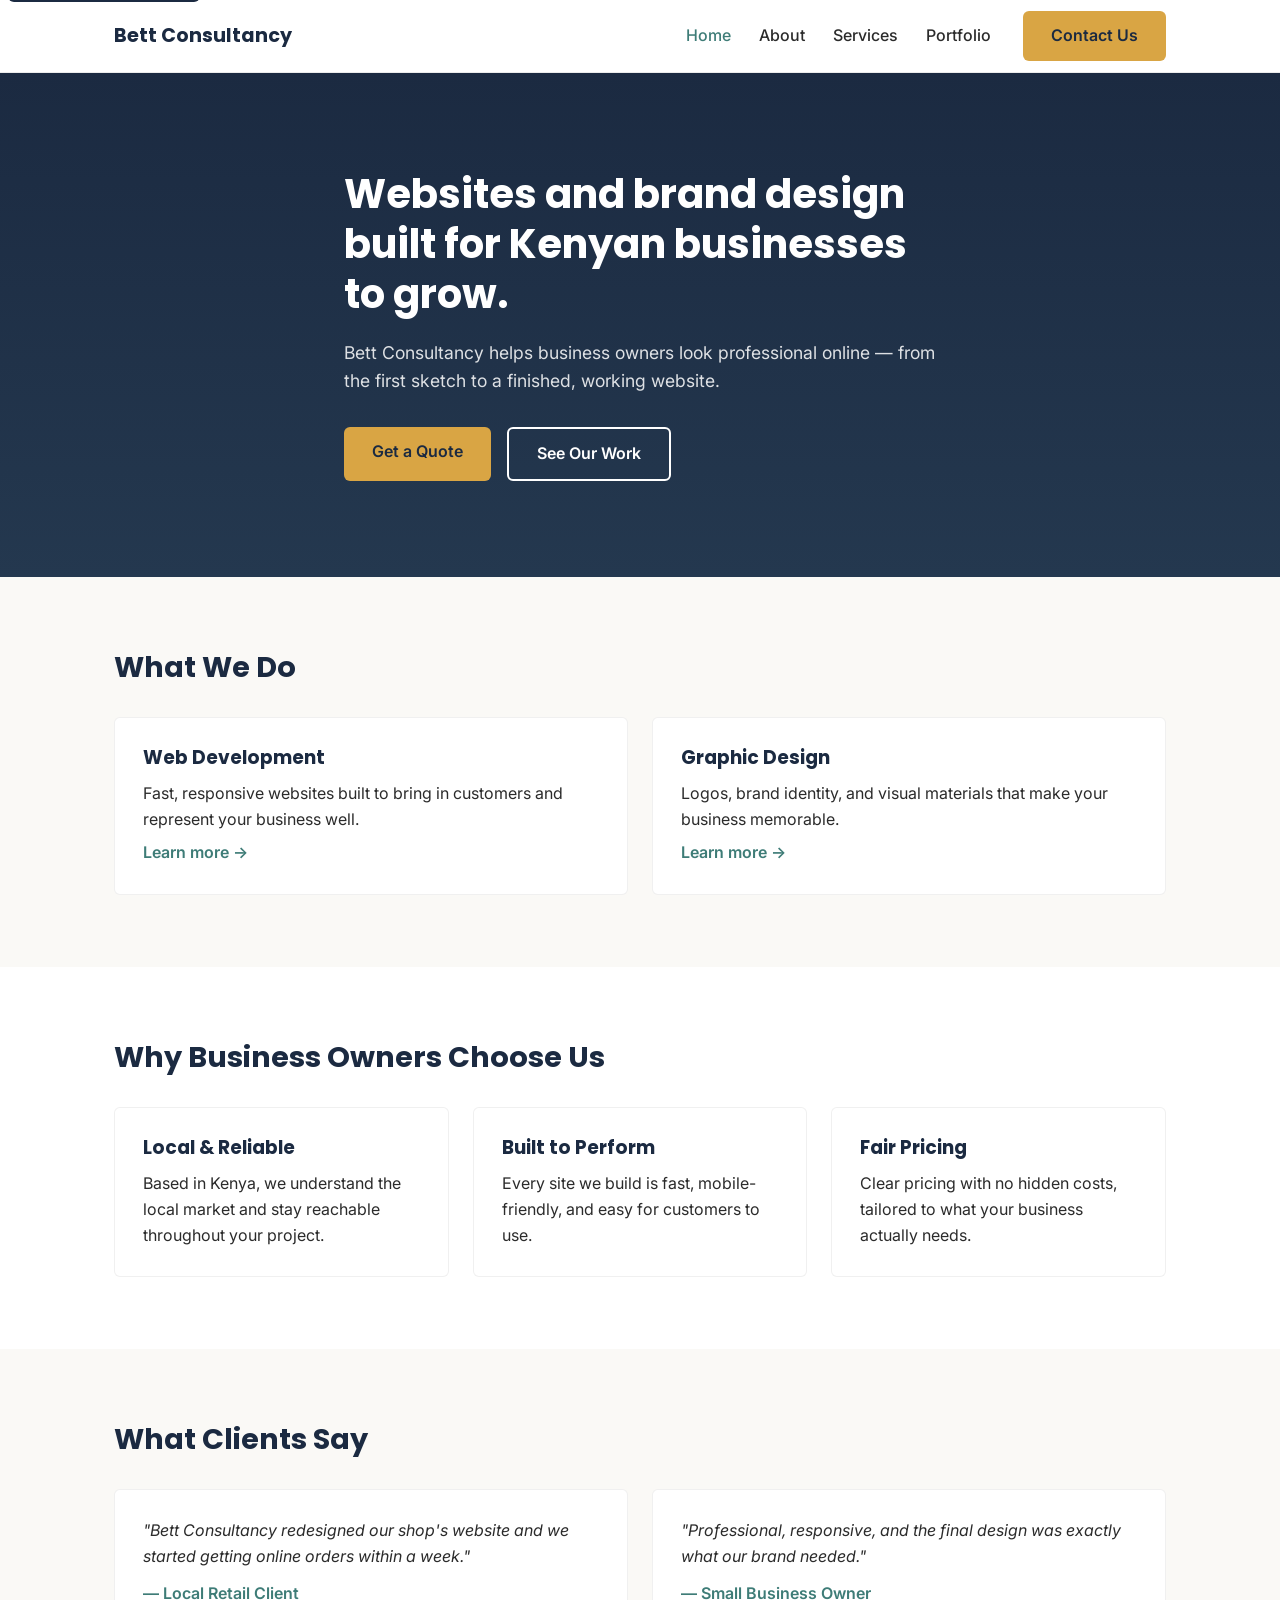
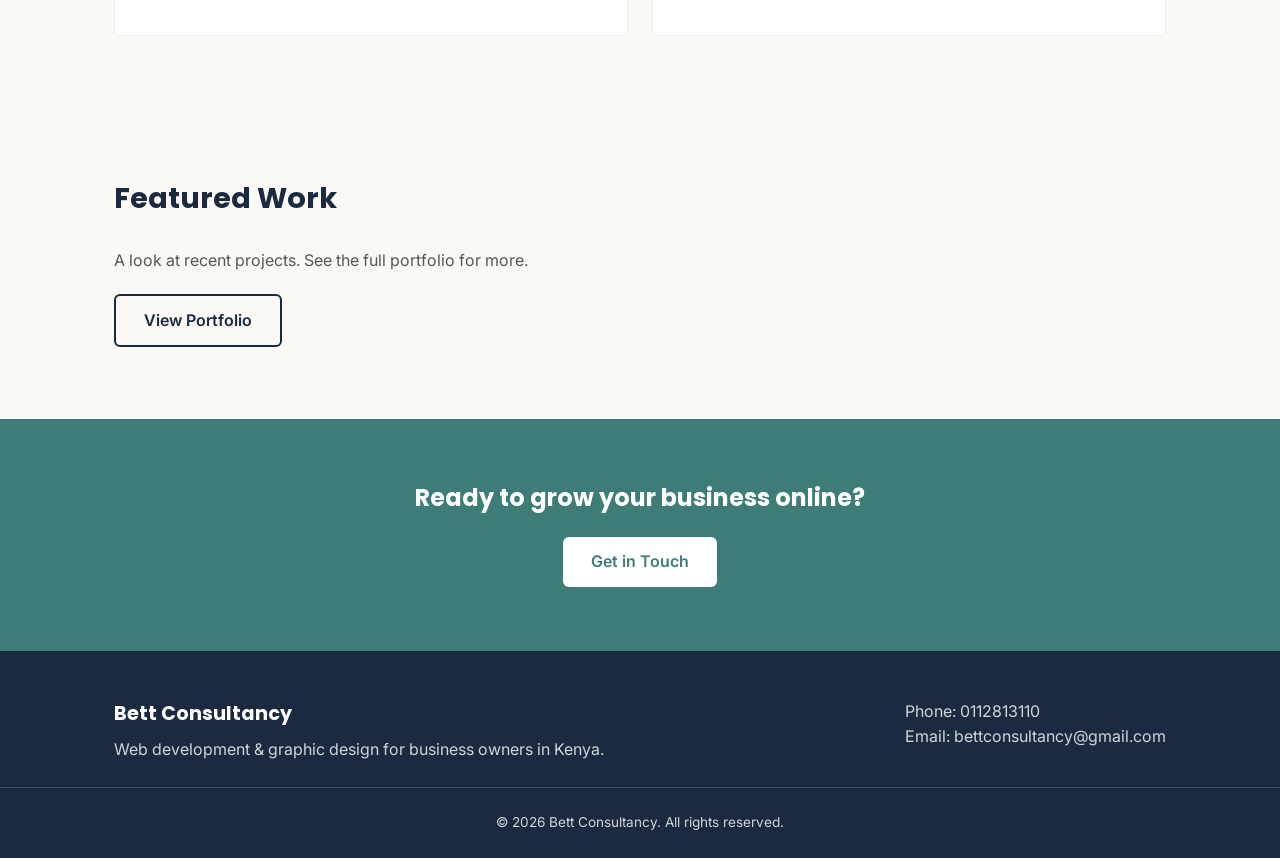
<file: index.html>
<!DOCTYPE html>
<html lang="en">
<head>
  <meta charset="UTF-8">
  <meta name="viewport" content="width=device-width, initial-scale=1.0">
  <title>Bett Consultancy | Web Development & Graphic Design in Kenya</title>
  <meta name="description" content="Bett Consultancy builds websites and brand design for business owners in Kenya. Web development and graphic design, done right.">
  <meta property="og:title" content="Bett Consultancy | Web Development & Graphic Design in Kenya">
  <meta property="og:description" content="Websites and brand design built for Kenyan businesses to grow.">
  <meta property="og:type" content="website">
  <meta property="og:url" content="https://yourdomain.com/index.html">
  <link rel="icon" href="data:image/svg+xml,%3Csvg xmlns='http://www.w3.org/2000/svg' viewBox='0 0 64 64'%3E%3Crect width='64' height='64' rx='12' fill='%231B2A41'/%3E%3Ctext x='32' y='42' font-family='Poppins, sans-serif' font-weight='700' font-size='26' fill='%23D9A544' text-anchor='middle'%3EBC%3C/text%3E%3C/svg%3E" type="image/svg+xml">
  <link rel="preconnect" href="https://fonts.googleapis.com">
  <link href="https://fonts.googleapis.com/css2?family=Poppins:wght@600;700&family=Inter:wght@400;500;600&display=swap" rel="stylesheet">
  <link rel="stylesheet" href="css/style.css">
</head>
<body>
  <a href="#main" class="skip-link">Skip to main content</a>

  <header class="site-header">
    <div class="container header-inner">
      <a href="index.html" class="logo">Bett Consultancy</a>
      <button class="nav-toggle" id="navToggle" aria-label="Toggle navigation" aria-expanded="false">
        <span></span><span></span><span></span>
      </button>
      <nav class="main-nav" id="mainNav">
        <ul>
          <li><a href="index.html" class="active" aria-current="page">Home</a></li>
          <li><a href="about.html">About</a></li>
          <li><a href="services.html">Services</a></li>
          <li><a href="portfolio.html">Portfolio</a></li>
        </ul>
        <a href="contact.html" class="btn btn-primary">Contact Us</a>
      </nav>
    </div>
  </header>

  <main id="main">
    <!-- HERO -->
    <section class="hero">
      <div class="container hero-inner">
        <h1>Websites and brand design built for Kenyan businesses to grow.</h1>
        <p class="hero-sub">Bett Consultancy helps business owners look professional online — from the first sketch to a finished, working website.</p>
        <div class="hero-actions">
          <a href="contact.html" class="btn btn-primary">Get a Quote</a>
          <a href="portfolio.html" class="btn btn-outline">See Our Work</a>
        </div>
      </div>
    </section>

    <!-- SERVICES PREVIEW -->
    <section class="section services-preview">
      <div class="container">
        <h2>What We Do</h2>
        <div class="card-grid">
          <div class="card">
            <h3>Web Development</h3>
            <p>Fast, responsive websites built to bring in customers and represent your business well.</p>
            <a href="services.html">Learn more &rarr;</a>
          </div>
          <div class="card">
            <h3>Graphic Design</h3>
            <p>Logos, brand identity, and visual materials that make your business memorable.</p>
            <a href="services.html">Learn more &rarr;</a>
          </div>
        </div>
      </div>
    </section>

    <!-- WHY CHOOSE US -->
    <section class="section why-us">
      <div class="container">
        <h2>Why Business Owners Choose Us</h2>
        <div class="feature-grid">
          <div class="feature">
            <h3>Local & Reliable</h3>
            <p>Based in Kenya, we understand the local market and stay reachable throughout your project.</p>
          </div>
          <div class="feature">
            <h3>Built to Perform</h3>
            <p>Every site we build is fast, mobile-friendly, and easy for customers to use.</p>
          </div>
          <div class="feature">
            <h3>Fair Pricing</h3>
            <p>Clear pricing with no hidden costs, tailored to what your business actually needs.</p>
          </div>
        </div>
      </div>
    </section>

    <!-- TESTIMONIALS -->
    <section class="section testimonials">
      <div class="container">
        <h2>What Clients Say</h2>
        <div class="testimonial-grid">
          <blockquote class="testimonial">
            <p>"Bett Consultancy redesigned our shop's website and we started getting online orders within a week."</p>
            <cite>— Local Retail Client</cite>
          </blockquote>
          <blockquote class="testimonial">
            <p>"Professional, responsive, and the final design was exactly what our brand needed."</p>
            <cite>— Small Business Owner</cite>
          </blockquote>
        </div>
      </div>
    </section>

    <!-- FEATURED WORK -->
    <section class="section featured-work">
      <div class="container">
        <h2>Featured Work</h2>
        <p class="section-intro">A look at recent projects. See the full portfolio for more.</p>
        <a href="portfolio.html" class="btn btn-outline">View Portfolio</a>
      </div>
    </section>

    <!-- FINAL CTA -->
    <section class="cta-band">
      <div class="container">
        <h2>Ready to grow your business online?</h2>
        <a href="contact.html" class="btn btn-primary">Get in Touch</a>
      </div>
    </section>
  </main>

  <footer class="site-footer">
    <div class="container footer-inner">
      <div>
        <p class="logo">Bett Consultancy</p>
        <p>Web development &amp; graphic design for business owners in Kenya.</p>
      </div>
      <div class="footer-contact">
        <p>Phone: 0112813110</p>
        <p>Email: bettconsultancy@gmail.com</p>
      </div>
    </div>
    <p class="footer-bottom">&copy; 2026 Bett Consultancy. All rights reserved.</p>
  </footer>

  <script src="js/script.js" defer></script>
</body>
</html>
</file>
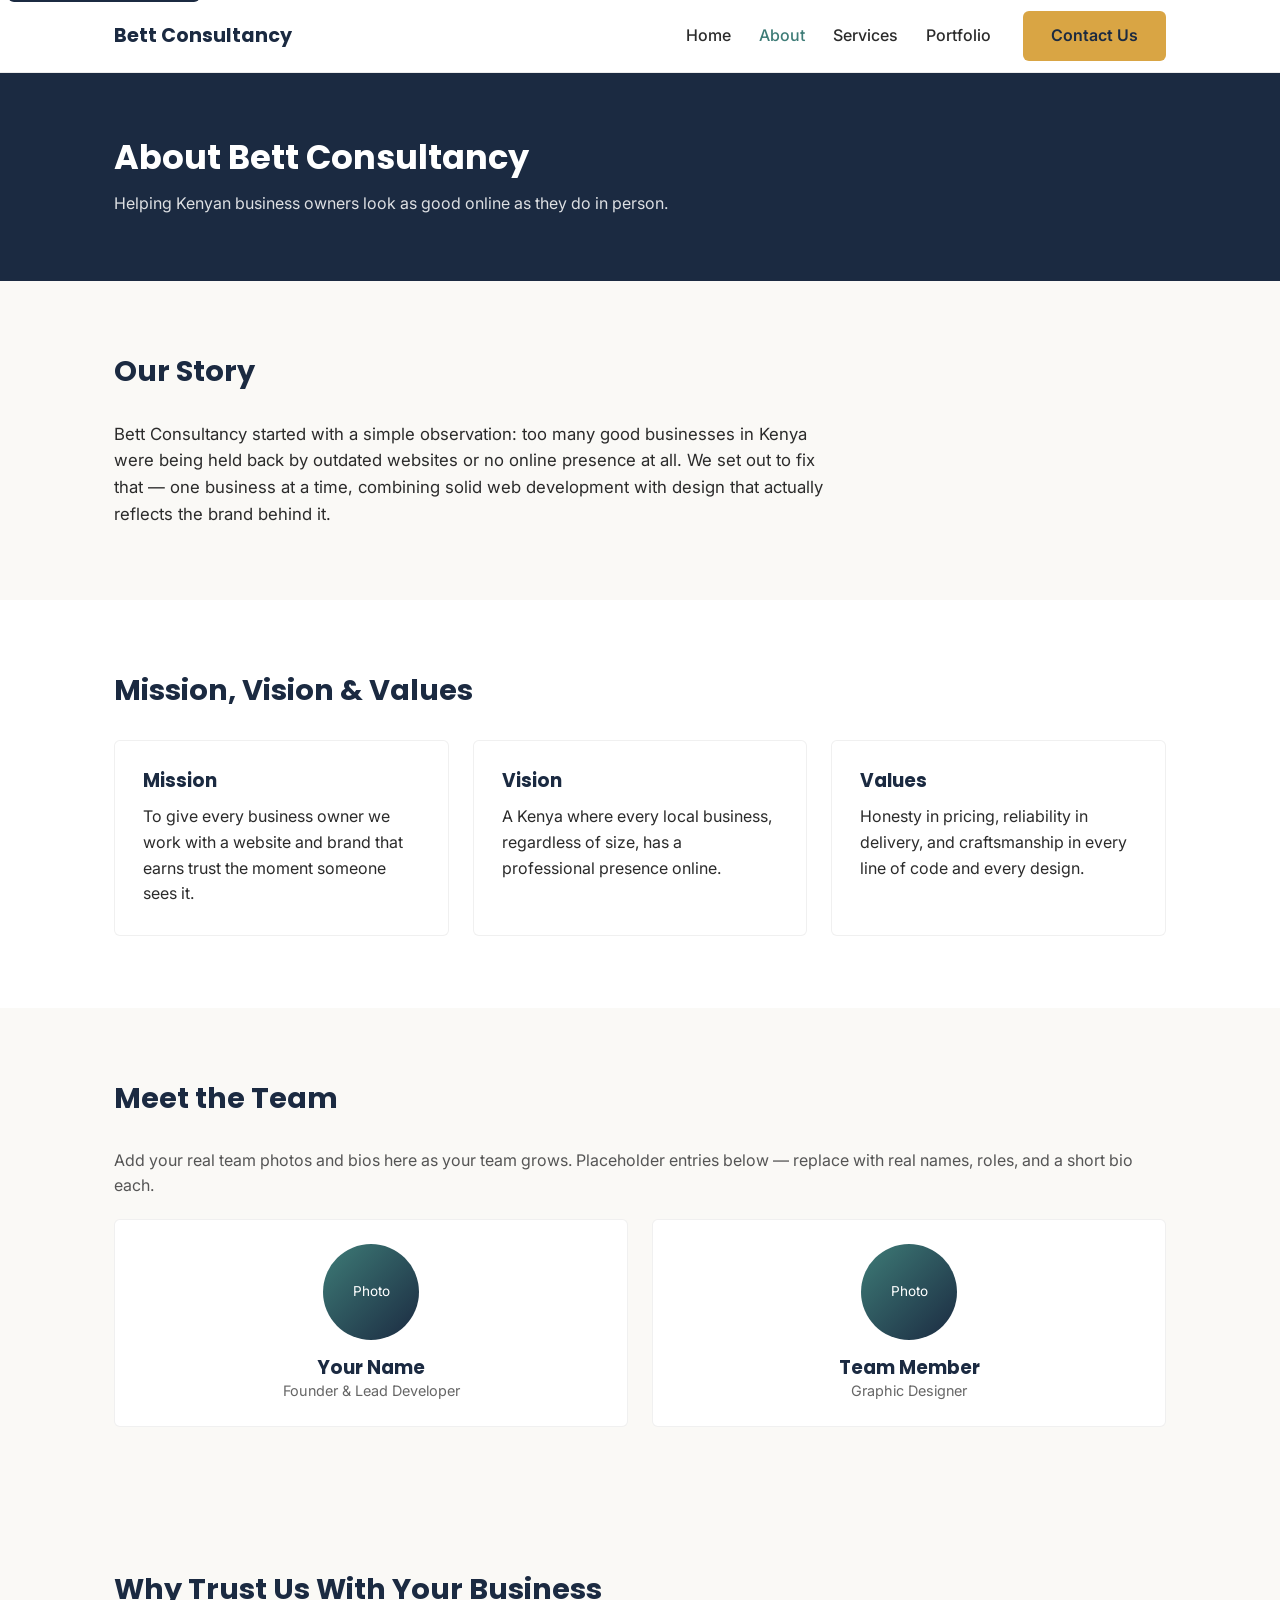
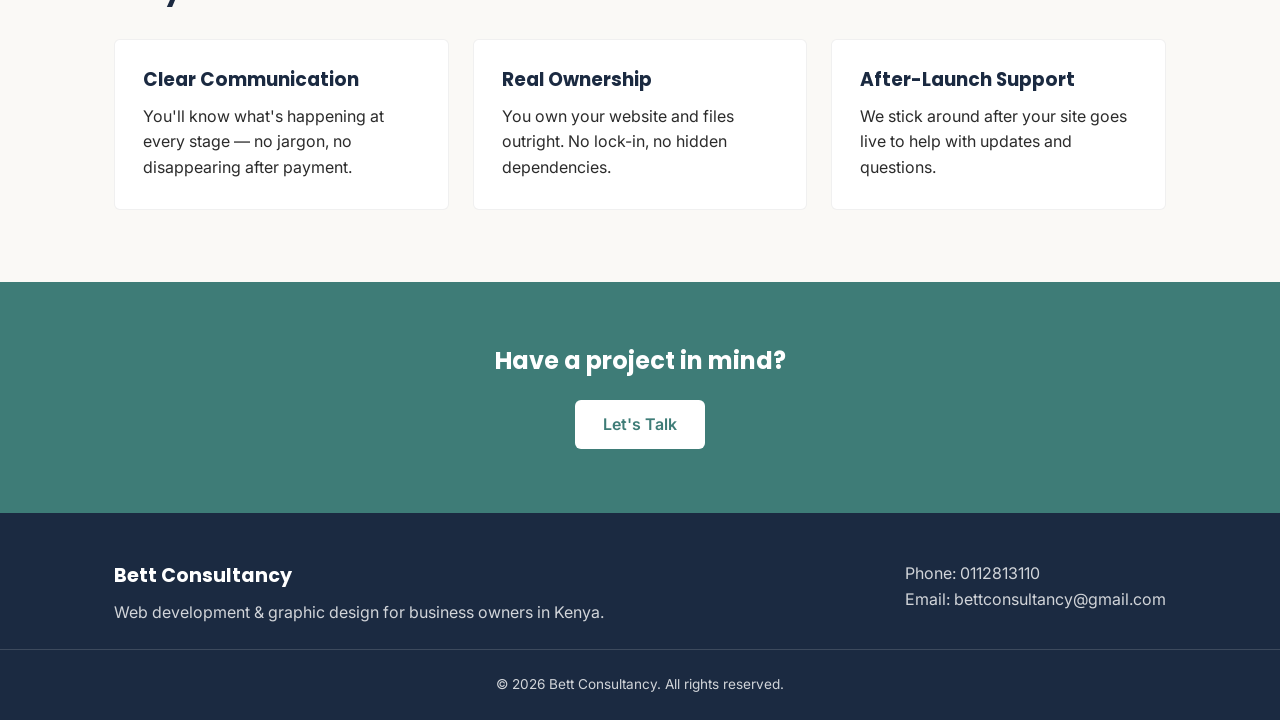
<file: about.html>
<!DOCTYPE html>
<html lang="en">
<head>
  <meta charset="UTF-8">
  <meta name="viewport" content="width=device-width, initial-scale=1.0">
  <title>About Us | Bett Consultancy</title>
  <meta name="description" content="Learn about Bett Consultancy — our story, mission, and the values behind our web development and graphic design work in Kenya.">
  <meta property="og:title" content="About Us | Bett Consultancy">
  <meta property="og:description" content="Helping Kenyan business owners look as good online as they do in person.">
  <meta property="og:type" content="website">
  <meta property="og:url" content="https://yourdomain.com/about.html">
  <link rel="icon" href="data:image/svg+xml,%3Csvg xmlns='http://www.w3.org/2000/svg' viewBox='0 0 64 64'%3E%3Crect width='64' height='64' rx='12' fill='%231B2A41'/%3E%3Ctext x='32' y='42' font-family='Poppins, sans-serif' font-weight='700' font-size='26' fill='%23D9A544' text-anchor='middle'%3EBC%3C/text%3E%3C/svg%3E" type="image/svg+xml">
  <link rel="preconnect" href="https://fonts.googleapis.com">
  <link href="https://fonts.googleapis.com/css2?family=Poppins:wght@600;700&family=Inter:wght@400;500;600&display=swap" rel="stylesheet">
  <link rel="stylesheet" href="css/style.css">
</head>
<body>
  <a href="#main" class="skip-link">Skip to main content</a>

  <header class="site-header">
    <div class="container header-inner">
      <a href="index.html" class="logo">Bett Consultancy</a>
      <button class="nav-toggle" id="navToggle" aria-label="Toggle navigation" aria-expanded="false">
        <span></span><span></span><span></span>
      </button>
      <nav class="main-nav" id="mainNav">
        <ul>
          <li><a href="index.html">Home</a></li>
          <li><a href="about.html" class="active" aria-current="page">About</a></li>
          <li><a href="services.html">Services</a></li>
          <li><a href="portfolio.html">Portfolio</a></li>
        </ul>
        <a href="contact.html" class="btn btn-primary">Contact Us</a>
      </nav>
    </div>
  </header>

  <main id="main">
    <section class="page-hero">
      <div class="container">
        <h1>About Bett Consultancy</h1>
        <p class="hero-sub-dark">Helping Kenyan business owners look as good online as they do in person.</p>
      </div>
    </section>

    <section class="section">
      <div class="container about-story">
        <h2>Our Story</h2>
        <p>Bett Consultancy started with a simple observation: too many good businesses in Kenya were being held back by outdated websites or no online presence at all. We set out to fix that — one business at a time, combining solid web development with design that actually reflects the brand behind it.</p>
      </div>
    </section>

    <section class="section why-us">
      <div class="container">
        <h2>Mission, Vision &amp; Values</h2>
        <div class="feature-grid">
          <div class="feature">
            <h3>Mission</h3>
            <p>To give every business owner we work with a website and brand that earns trust the moment someone sees it.</p>
          </div>
          <div class="feature">
            <h3>Vision</h3>
            <p>A Kenya where every local business, regardless of size, has a professional presence online.</p>
          </div>
          <div class="feature">
            <h3>Values</h3>
            <p>Honesty in pricing, reliability in delivery, and craftsmanship in every line of code and every design.</p>
          </div>
        </div>
      </div>
    </section>

    <section class="section">
      <div class="container">
        <h2>Meet the Team</h2>
        <p class="section-intro">Add your real team photos and bios here as your team grows. Placeholder entries below — replace with real names, roles, and a short bio each.</p>
        <div class="team-grid">
          <div class="team-member">
            <div class="team-photo">Photo</div>
            <h3>Your Name</h3>
            <p class="team-role">Founder &amp; Lead Developer</p>
          </div>
          <div class="team-member">
            <div class="team-photo">Photo</div>
            <h3>Team Member</h3>
            <p class="team-role">Graphic Designer</p>
          </div>
        </div>
      </div>
    </section>

    <section class="section">
      <div class="container">
        <h2>Why Trust Us With Your Business</h2>
        <div class="feature-grid">
          <div class="feature">
            <h3>Clear Communication</h3>
            <p>You'll know what's happening at every stage — no jargon, no disappearing after payment.</p>
          </div>
          <div class="feature">
            <h3>Real Ownership</h3>
            <p>You own your website and files outright. No lock-in, no hidden dependencies.</p>
          </div>
          <div class="feature">
            <h3>After-Launch Support</h3>
            <p>We stick around after your site goes live to help with updates and questions.</p>
          </div>
        </div>
      </div>
    </section>

    <section class="cta-band">
      <div class="container">
        <h2>Have a project in mind?</h2>
        <a href="contact.html" class="btn btn-primary">Let's Talk</a>
      </div>
    </section>
  </main>

  <footer class="site-footer">
    <div class="container footer-inner">
      <div>
        <p class="logo">Bett Consultancy</p>
        <p>Web development &amp; graphic design for business owners in Kenya.</p>
      </div>
      <div class="footer-contact">
        <p>Phone: 0112813110</p>
        <p>Email: bettconsultancy@gmail.com</p>
      </div>
    </div>
    <p class="footer-bottom">&copy; 2026 Bett Consultancy. All rights reserved.</p>
  </footer>

  <script src="js/script.js" defer></script>
</body>
</html>
</file>
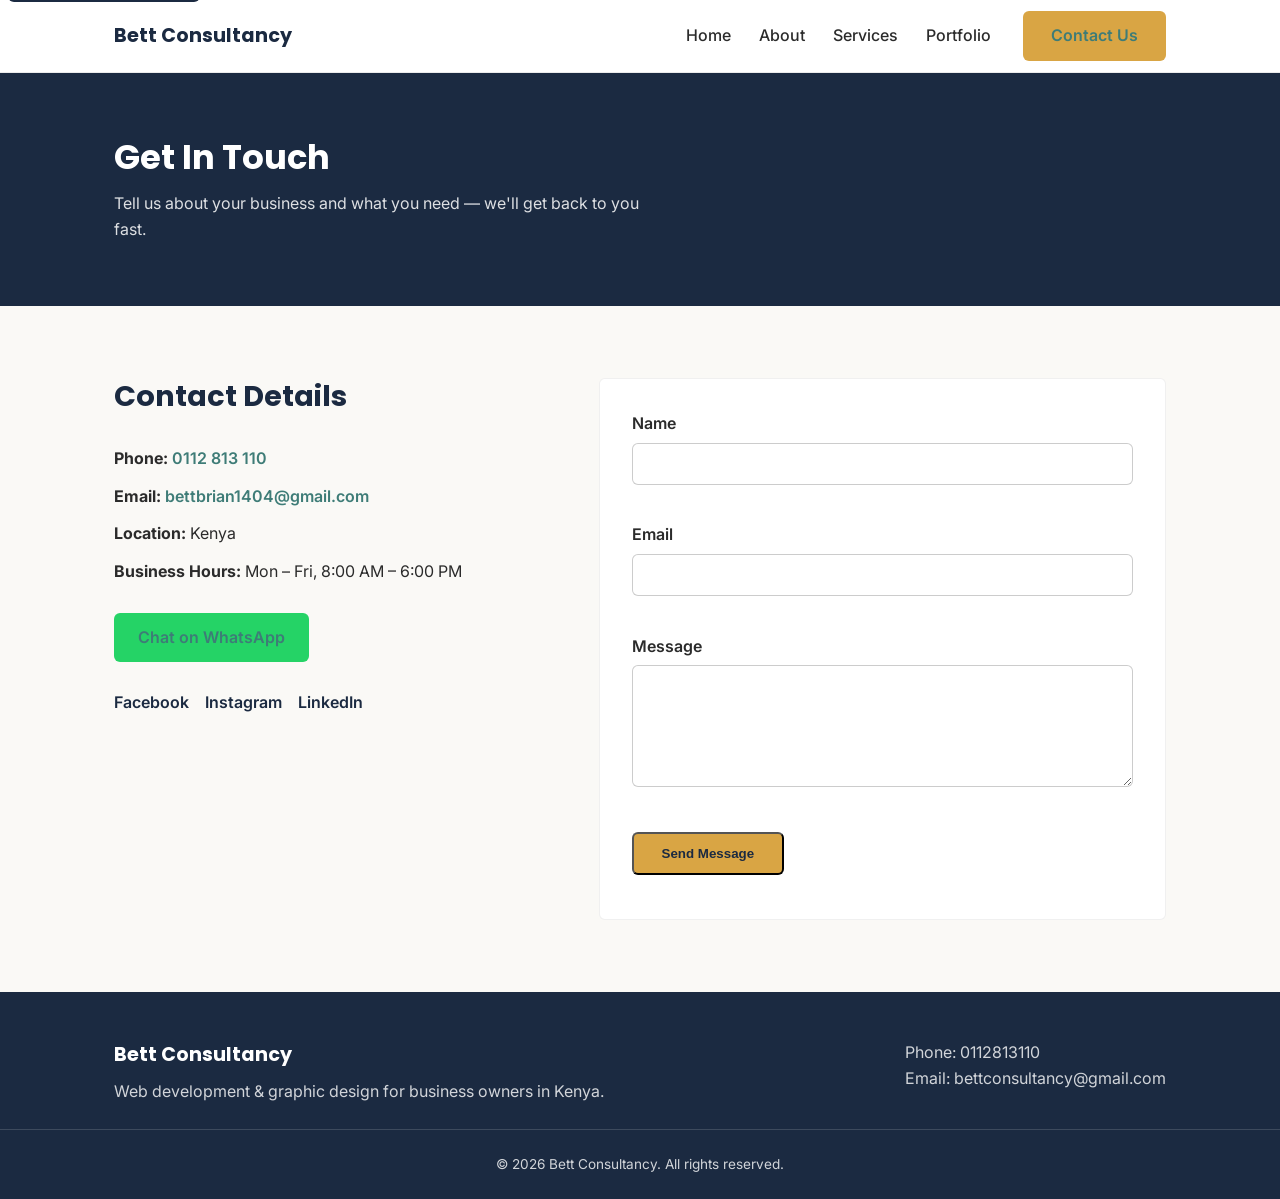
<file: contact.html>
<!DOCTYPE html>
<html lang="en">
<head>
  <meta charset="UTF-8">
  <meta name="viewport" content="width=device-width, initial-scale=1.0">
  <title>Contact Us | Bett Consultancy</title>
  <meta name="description" content="Get in touch with Bett Consultancy for web development and graphic design in Kenya. Call, WhatsApp, or send a message.">
  <meta property="og:title" content="Contact Us | Bett Consultancy">
  <meta property="og:description" content="Tell us about your business and what you need — we'll get back to you fast.">
  <meta property="og:type" content="website">
  <meta property="og:url" content="https://yourdomain.com/contact.html">
  <link rel="icon" href="data:image/svg+xml,%3Csvg xmlns='http://www.w3.org/2000/svg' viewBox='0 0 64 64'%3E%3Crect width='64' height='64' rx='12' fill='%231B2A41'/%3E%3Ctext x='32' y='42' font-family='Poppins, sans-serif' font-weight='700' font-size='26' fill='%23D9A544' text-anchor='middle'%3EBC%3C/text%3E%3C/svg%3E" type="image/svg+xml">
  <link rel="preconnect" href="https://fonts.googleapis.com">
  <link href="https://fonts.googleapis.com/css2?family=Poppins:wght@600;700&family=Inter:wght@400;500;600&display=swap" rel="stylesheet">
  <link rel="stylesheet" href="css/style.css">
</head>
<body>
  <a href="#main" class="skip-link">Skip to main content</a>

  <header class="site-header">
    <div class="container header-inner">
      <a href="index.html" class="logo">Bett Consultancy</a>
      <button class="nav-toggle" id="navToggle" aria-label="Toggle navigation" aria-expanded="false">
        <span></span><span></span><span></span>
      </button>
      <nav class="main-nav" id="mainNav">
        <ul>
          <li><a href="index.html">Home</a></li>
          <li><a href="about.html">About</a></li>
          <li><a href="services.html">Services</a></li>
          <li><a href="portfolio.html">Portfolio</a></li>
        </ul>
        <a href="contact.html" class="btn btn-primary active" aria-current="page">Contact Us</a>
      </nav>
    </div>
  </header>

  <main id="main">
    <section class="page-hero">
      <div class="container">
        <h1>Get In Touch</h1>
        <p class="hero-sub-dark">Tell us about your business and what you need — we'll get back to you fast.</p>
      </div>
    </section>

    <section class="section">
      <div class="container contact-grid">
        <div class="contact-info">
          <h2>Contact Details</h2>
          <p><strong>Phone:</strong> <a href="tel:0112813110">0112 813 110</a></p>
          <p><strong>Email:</strong> <a href="mailto:bettbrian1404@gmail.com">bettbrian1404@gmail.com</a></p>
          <p><strong>Location:</strong> Kenya</p>
          <p><strong>Business Hours:</strong> Mon – Fri, 8:00 AM – 6:00 PM</p>

          <a href="https://wa.me/254112813110" class="btn btn-whatsapp" target="_blank" rel="noopener">
            Chat on WhatsApp
          </a>

          <div class="social-links">
            <a href="#" aria-label="Facebook">Facebook</a>
            <a href="#" aria-label="Instagram">Instagram</a>
            <a href="#" aria-label="LinkedIn">LinkedIn</a>
          </div>
        </div>

        <form class="contact-form" id="contactForm" action="https://formspree.io/f/YOUR_FORM_ID" method="POST" novalidate>
          <div class="form-group">
            <label for="name">Name</label>
            <input type="text" id="name" name="name" required>
            <span class="error-msg" id="nameError"></span>
          </div>

          <div class="form-group">
            <label for="email">Email</label>
            <input type="email" id="email" name="email" required>
            <span class="error-msg" id="emailError"></span>
          </div>

          <div class="form-group">
            <label for="message">Message</label>
            <textarea id="message" name="message" rows="5" required></textarea>
            <span class="error-msg" id="messageError"></span>
          </div>

          <button type="submit" class="btn btn-primary">Send Message</button>
          <p class="form-status" id="formStatus"></p>
        </form>
      </div>
    </section>
  </main>

  <footer class="site-footer">
    <div class="container footer-inner">
      <div>
        <p class="logo">Bett Consultancy</p>
        <p>Web development &amp; graphic design for business owners in Kenya.</p>
      </div>
      <div class="footer-contact">
        <p>Phone: 0112813110</p>
        <p>Email: bettconsultancy@gmail.com</p>
      </div>
    </div>
    <p class="footer-bottom">&copy; 2026 Bett Consultancy. All rights reserved.</p>
  </footer>

  <script src="js/script.js" defer></script>
</body>
</html>
</file>
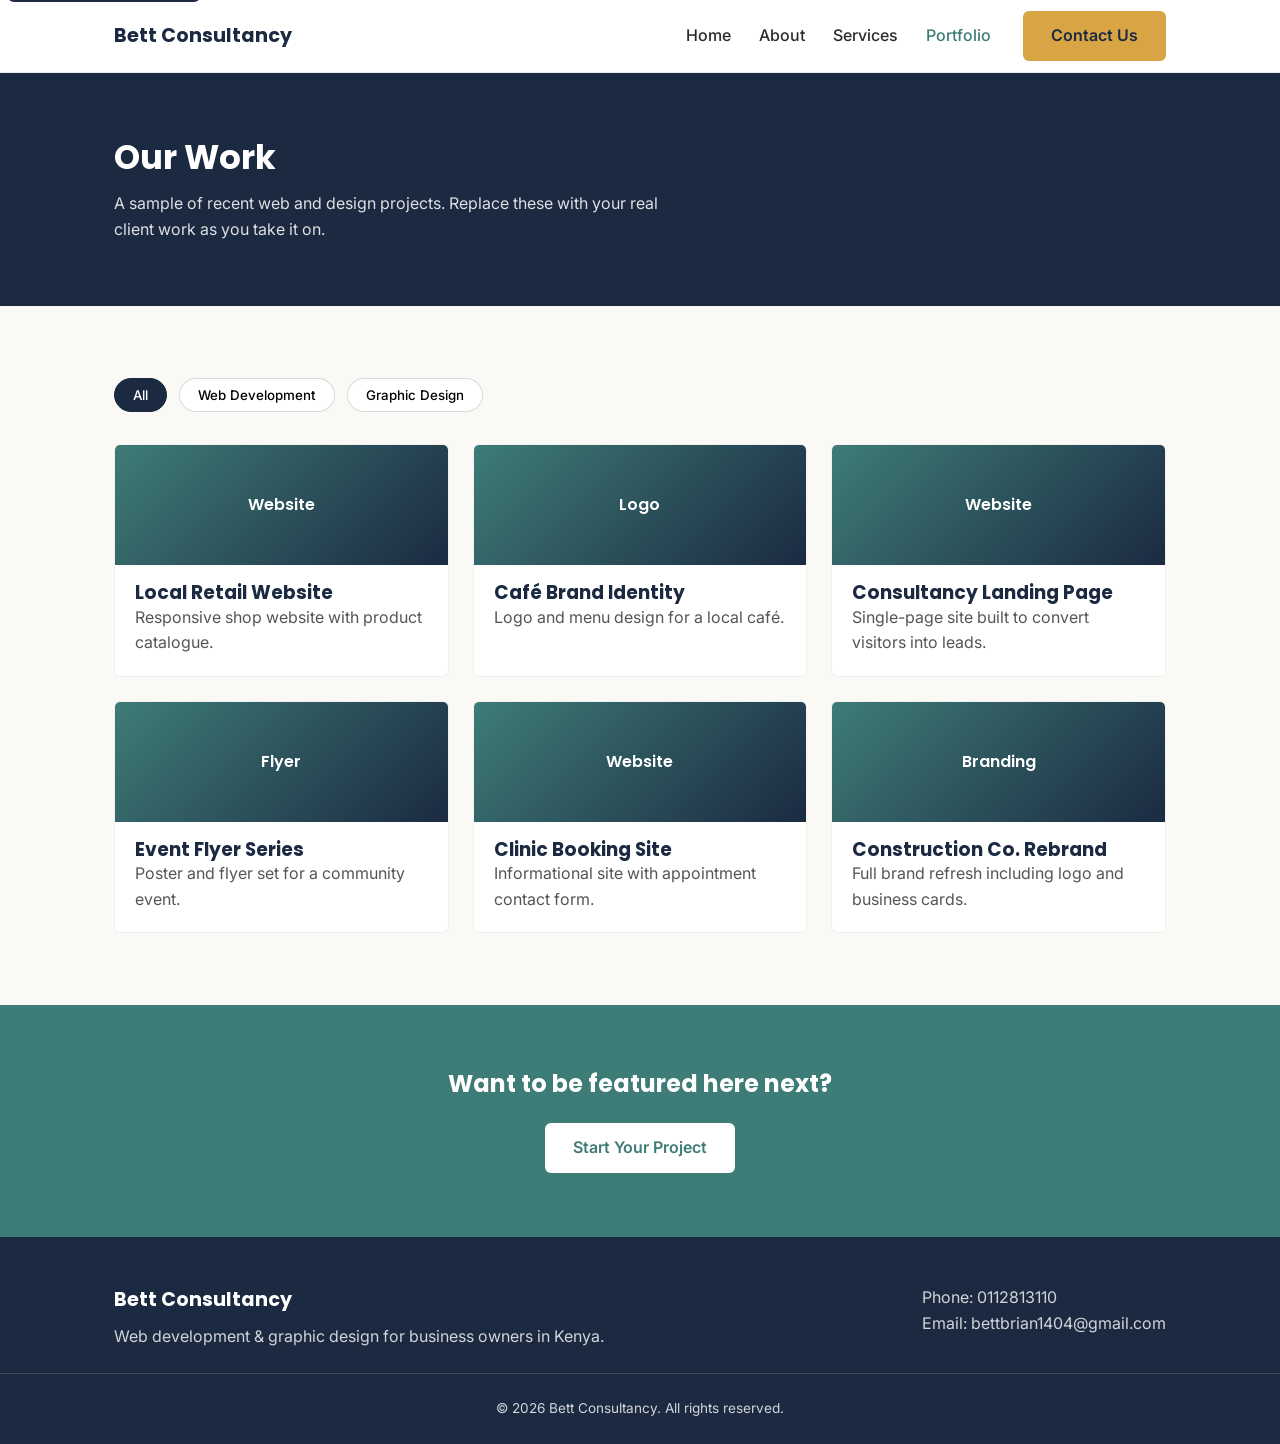
<file: portfolio.html>
<!DOCTYPE html>
<html lang="en">
<head>
  <meta charset="UTF-8">
  <meta name="viewport" content="width=device-width, initial-scale=1.0">
  <title>Portfolio | Bett Consultancy</title>
  <meta name="description" content="See recent web development and graphic design projects by Bett Consultancy.">
  <meta property="og:title" content="Portfolio | Bett Consultancy">
  <meta property="og:description" content="A sample of recent web and design projects by Bett Consultancy.">
  <meta property="og:type" content="website">
  <meta property="og:url" content="https://yourdomain.com/portfolio.html">
  <link rel="icon" href="data:image/svg+xml,%3Csvg xmlns='http://www.w3.org/2000/svg' viewBox='0 0 64 64'%3E%3Crect width='64' height='64' rx='12' fill='%231B2A41'/%3E%3Ctext x='32' y='42' font-family='Poppins, sans-serif' font-weight='700' font-size='26' fill='%23D9A544' text-anchor='middle'%3EBC%3C/text%3E%3C/svg%3E" type="image/svg+xml">
  <link rel="preconnect" href="https://fonts.googleapis.com">
  <link href="https://fonts.googleapis.com/css2?family=Poppins:wght@600;700&family=Inter:wght@400;500;600&display=swap" rel="stylesheet">
  <link rel="stylesheet" href="css/style.css">
</head>
<body>
  <a href="#main" class="skip-link">Skip to main content</a>

  <header class="site-header">
    <div class="container header-inner">
      <a href="index.html" class="logo">Bett Consultancy</a>
      <button class="nav-toggle" id="navToggle" aria-label="Toggle navigation" aria-expanded="false">
        <span></span><span></span><span></span>
      </button>
      <nav class="main-nav" id="mainNav">
        <ul>
          <li><a href="index.html">Home</a></li>
          <li><a href="about.html">About</a></li>
          <li><a href="services.html">Services</a></li>
          <li><a href="portfolio.html" class="active" aria-current="page">Portfolio</a></li>
        </ul>
        <a href="contact.html" class="btn btn-primary">Contact Us</a>
      </nav>
    </div>
  </header>

  <main id="main">
    <section class="page-hero">
      <div class="container">
        <h1>Our Work</h1>
        <p class="hero-sub-dark">A sample of recent web and design projects. Replace these with your real client work as you take it on.</p>
      </div>
    </section>

    <section class="section">
      <div class="container">
        <div class="filter-bar">
          <button class="filter-btn active" data-filter="all">All</button>
          <button class="filter-btn" data-filter="web">Web Development</button>
          <button class="filter-btn" data-filter="design">Graphic Design</button>
        </div>

        <div class="portfolio-grid" id="portfolioGrid">
          <div class="portfolio-item" data-category="web">
            <div class="portfolio-thumb">Website</div>
            <h3>Local Retail Website</h3>
            <p>Responsive shop website with product catalogue.</p>
          </div>
          <div class="portfolio-item" data-category="design">
            <div class="portfolio-thumb">Logo</div>
            <h3>Café Brand Identity</h3>
            <p>Logo and menu design for a local café.</p>
          </div>
          <div class="portfolio-item" data-category="web">
            <div class="portfolio-thumb">Website</div>
            <h3>Consultancy Landing Page</h3>
            <p>Single-page site built to convert visitors into leads.</p>
          </div>
          <div class="portfolio-item" data-category="design">
            <div class="portfolio-thumb">Flyer</div>
            <h3>Event Flyer Series</h3>
            <p>Poster and flyer set for a community event.</p>
          </div>
          <div class="portfolio-item" data-category="web">
            <div class="portfolio-thumb">Website</div>
            <h3>Clinic Booking Site</h3>
            <p>Informational site with appointment contact form.</p>
          </div>
          <div class="portfolio-item" data-category="design">
            <div class="portfolio-thumb">Branding</div>
            <h3>Construction Co. Rebrand</h3>
            <p>Full brand refresh including logo and business cards.</p>
          </div>
        </div>
      </div>
    </section>

    <section class="cta-band">
      <div class="container">
        <h2>Want to be featured here next?</h2>
        <a href="contact.html" class="btn btn-primary">Start Your Project</a>
      </div>
    </section>
  </main>

  <footer class="site-footer">
    <div class="container footer-inner">
      <div>
        <p class="logo">Bett Consultancy</p>
        <p>Web development &amp; graphic design for business owners in Kenya.</p>
      </div>
      <div class="footer-contact">
        <p>Phone: 0112813110</p>
        <p>Email: bettbrian1404@gmail.com</p>
      </div>
    </div>
    <p class="footer-bottom">&copy; 2026 Bett Consultancy. All rights reserved.</p>
  </footer>

  <script src="js/script.js" defer></script>
</body>
</html>
</file>
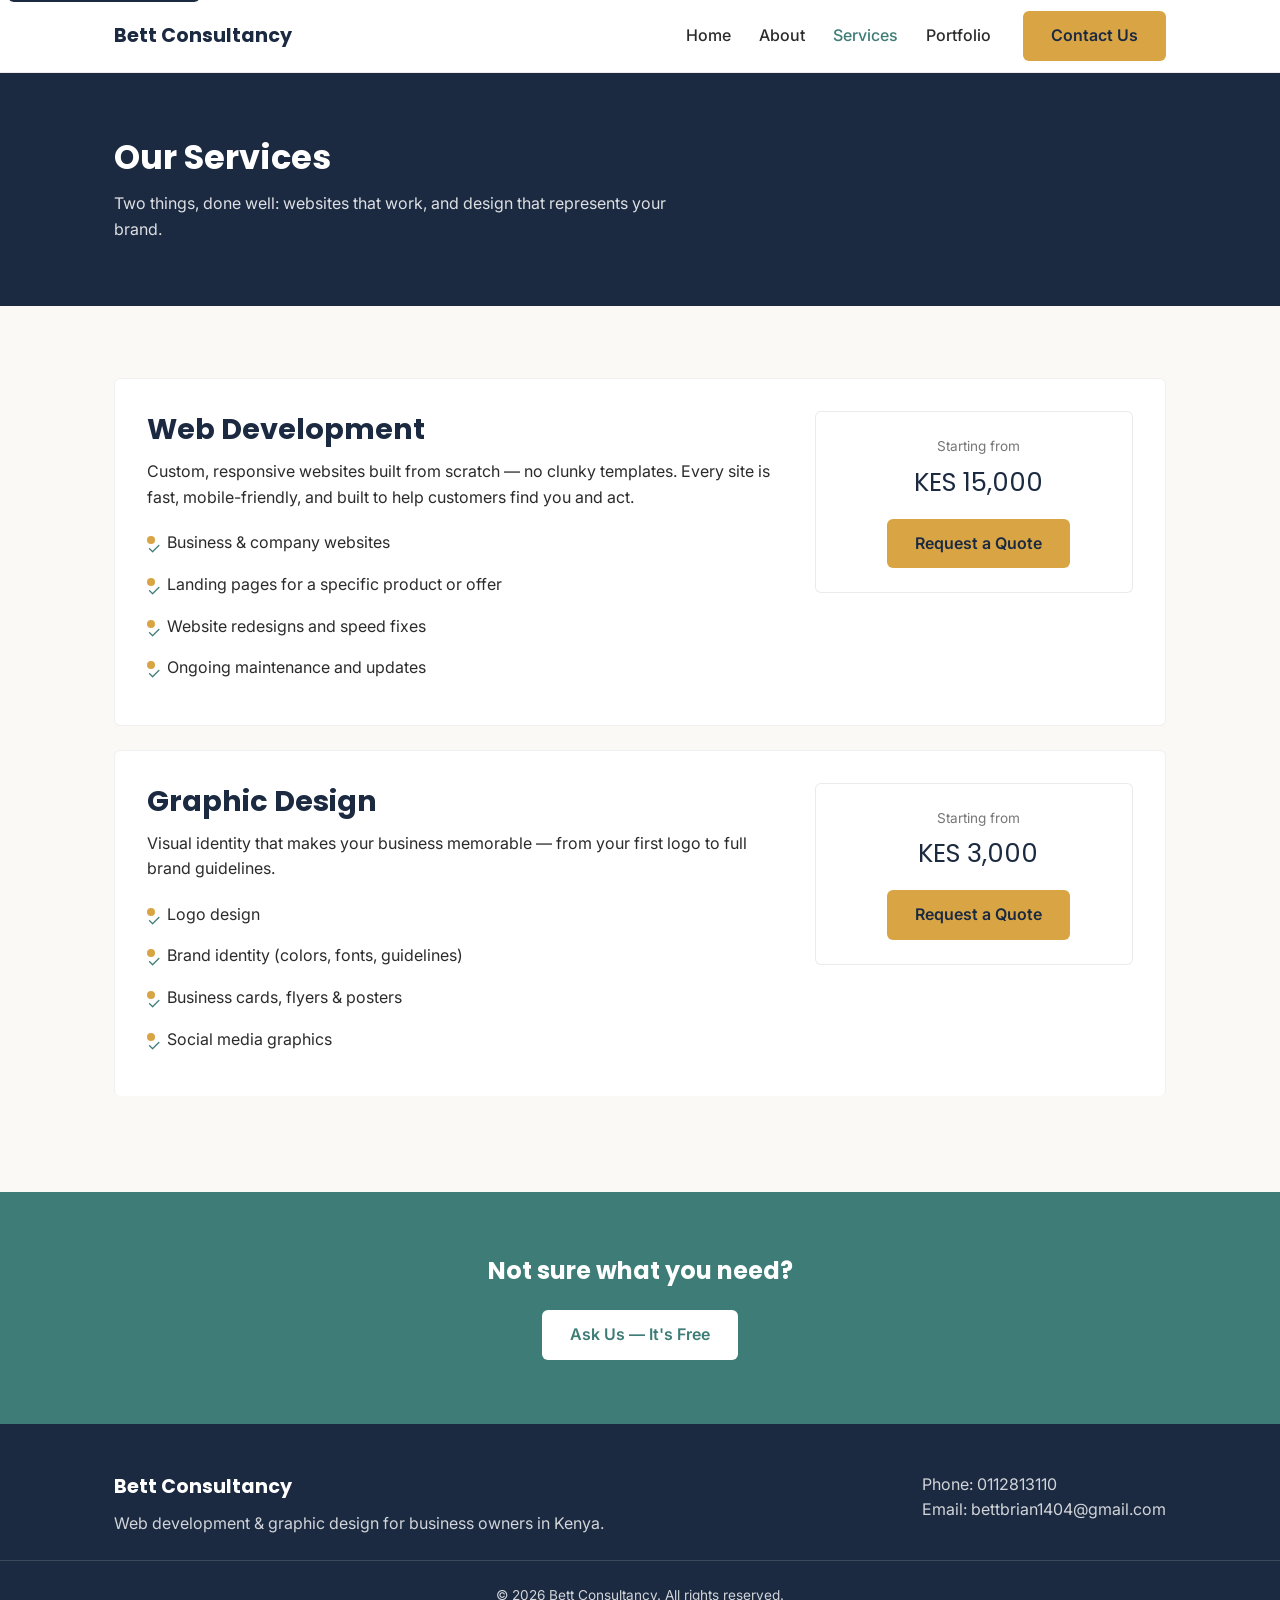
<file: services.html>
<!DOCTYPE html>
<html lang="en">
<head>
  <meta charset="UTF-8">
  <meta name="viewport" content="width=device-width, initial-scale=1.0">
  <title>Services | Bett Consultancy</title>
  <meta name="description" content="Web development and graphic design services from Bett Consultancy, tailored for Kenyan business owners.">
  <meta property="og:title" content="Services | Bett Consultancy">
  <meta property="og:description" content="Two things, done well: websites that work, and design that represents your brand.">
  <meta property="og:type" content="website">
  <meta property="og:url" content="https://yourdomain.com/services.html">
  <link rel="icon" href="data:image/svg+xml,%3Csvg xmlns='http://www.w3.org/2000/svg' viewBox='0 0 64 64'%3E%3Crect width='64' height='64' rx='12' fill='%231B2A41'/%3E%3Ctext x='32' y='42' font-family='Poppins, sans-serif' font-weight='700' font-size='26' fill='%23D9A544' text-anchor='middle'%3EBC%3C/text%3E%3C/svg%3E" type="image/svg+xml">
  <link rel="preconnect" href="https://fonts.googleapis.com">
  <link href="https://fonts.googleapis.com/css2?family=Poppins:wght@600;700&family=Inter:wght@400;500;600&display=swap" rel="stylesheet">
  <link rel="stylesheet" href="css/style.css">
</head>
<body>
  <a href="#main" class="skip-link">Skip to main content</a>

  <header class="site-header">
    <div class="container header-inner">
      <a href="index.html" class="logo">Bett Consultancy</a>
      <button class="nav-toggle" id="navToggle" aria-label="Toggle navigation" aria-expanded="false">
        <span></span><span></span><span></span>
      </button>
      <nav class="main-nav" id="mainNav">
        <ul>
          <li><a href="index.html">Home</a></li>
          <li><a href="about.html">About</a></li>
          <li><a href="services.html" class="active" aria-current="page">Services</a></li>
          <li><a href="portfolio.html">Portfolio</a></li>
        </ul>
        <a href="contact.html" class="btn btn-primary">Contact Us</a>
      </nav>
    </div>
  </header>

  <main id="main">
    <section class="page-hero">
      <div class="container">
        <h1>Our Services</h1>
        <p class="hero-sub-dark">Two things, done well: websites that work, and design that represents your brand.</p>
      </div>
    </section>

    <section class="section">
      <div class="container">
        <div class="service-block">
          <div class="service-text">
            <h2>Web Development</h2>
            <p>Custom, responsive websites built from scratch — no clunky templates. Every site is fast, mobile-friendly, and built to help customers find you and act.</p>
            <ul class="service-list">
              <li>Business &amp; company websites</li>
              <li>Landing pages for a specific product or offer</li>
              <li>Website redesigns and speed fixes</li>
              <li>Ongoing maintenance and updates</li>
            </ul>
          </div>
          <div class="service-price">
            <p class="price-label">Starting from</p>
            <p class="price">KES 15,000</p>
            <a href="contact.html" class="btn btn-primary">Request a Quote</a>
          </div>
        </div>

        <div class="service-block">
          <div class="service-text">
            <h2>Graphic Design</h2>
            <p>Visual identity that makes your business memorable — from your first logo to full brand guidelines.</p>
            <ul class="service-list">
              <li>Logo design</li>
              <li>Brand identity (colors, fonts, guidelines)</li>
              <li>Business cards, flyers &amp; posters</li>
              <li>Social media graphics</li>
            </ul>
          </div>
          <div class="service-price">
            <p class="price-label">Starting from</p>
            <p class="price">KES 3,000</p>
            <a href="contact.html" class="btn btn-primary">Request a Quote</a>
          </div>
        </div>
      </div>
    </section>

    <section class="cta-band">
      <div class="container">
        <h2>Not sure what you need?</h2>
        <a href="contact.html" class="btn btn-primary">Ask Us — It's Free</a>
      </div>
    </section>
  </main>

  <footer class="site-footer">
    <div class="container footer-inner">
      <div>
        <p class="logo">Bett Consultancy</p>
        <p>Web development &amp; graphic design for business owners in Kenya.</p>
      </div>
      <div class="footer-contact">
        <p>Phone: 0112813110</p>
        <p>Email: bettbrian1404@gmail.com</p>
      </div>
    </div>
    <p class="footer-bottom">&copy; 2026 Bett Consultancy. All rights reserved.</p>
  </footer>

  <script src="js/script.js" defer></script>
</body>
</html>
</file>
<file: css/style.css>
/* ===== Design Tokens ===== */
:root {
  --color-navy: #1B2A41;
  --color-gold: #D9A544;
  --color-teal: #3E7C77;
  --color-bg: #FAF9F6;
  --color-text: #2B2B2B;
  --color-white: #FFFFFF;

  --font-heading: 'Poppins', sans-serif;
  --font-body: 'Inter', sans-serif;

  --max-width: 1100px;
  --radius: 6px;
}

/* ===== Reset ===== */
* { margin: 0; padding: 0; box-sizing: border-box; }

body {
  font-family: var(--font-body);
  color: var(--color-text);
  background: var(--color-bg);
  line-height: 1.6;
}

h1, h2, h3 {
  font-family: var(--font-heading);
  color: var(--color-navy);
  line-height: 1.25;
}

a { text-decoration: none; color: inherit; }

/* ===== Accessibility: Skip Link ===== */
.skip-link {
  position: absolute;
  top: -48px;
  left: 8px;
  background: var(--color-navy);
  color: var(--color-white);
  padding: 12px 20px;
  border-radius: var(--radius);
  z-index: 1000;
  transition: top 0.15s ease;
}
.skip-link:focus { top: 8px; }

ul { list-style: none; }
img { max-width: 100%; display: block; }

.container {
  max-width: var(--max-width);
  margin: 0 auto;
  padding: 0 24px;
}

.section { padding: 72px 0; }
.section h2 { font-size: 1.8rem; margin-bottom: 32px; }

/* ===== Buttons ===== */
.btn {
  display: inline-block;
  padding: 12px 28px;
  border-radius: var(--radius);
  font-weight: 600;
  transition: transform 0.15s ease, box-shadow 0.15s ease;
}
.btn-primary {
  background: var(--color-gold);
  color: var(--color-navy);
}
.btn-primary:hover { transform: translateY(-2px); box-shadow: 0 4px 12px rgba(217,165,68,0.4); }

.btn-outline {
  border: 2px solid var(--color-navy);
  color: var(--color-navy);
}
.btn-outline:hover { background: var(--color-navy); color: var(--color-white); }

/* ===== Header / Nav ===== */
.site-header {
  background: var(--color-white);
  border-bottom: 1px solid rgba(0,0,0,0.08);
  position: sticky;
  top: 0;
  z-index: 100;
}
.header-inner {
  display: flex;
  align-items: center;
  justify-content: space-between;
  height: 72px;
}
.logo {
  font-family: var(--font-heading);
  font-weight: 700;
  font-size: 1.2rem;
  color: var(--color-navy);
}
.main-nav {
  display: flex;
  align-items: center;
  gap: 32px;
}
.main-nav ul {
  display: flex;
  gap: 28px;
}
.main-nav a:not(.btn) {
  font-weight: 500;
  position: relative;
}
.main-nav a.active,
.main-nav a:not(.btn):hover {
  color: var(--color-teal);
}

.nav-toggle {
  display: none;
  flex-direction: column;
  gap: 5px;
  background: none;
  border: none;
  cursor: pointer;
}
.nav-toggle span {
  width: 24px;
  height: 2px;
  background: var(--color-navy);
}

/* ===== Hero ===== */
.hero {
  background: linear-gradient(180deg, var(--color-navy) 0%, #24384f 100%);
  color: var(--color-white);
  padding: 96px 0;
}
.hero-inner { max-width: 640px; }
.hero h1 {
  color: var(--color-white);
  font-size: 2.5rem;
  margin-bottom: 20px;
}
.hero-sub {
  font-size: 1.1rem;
  color: rgba(255,255,255,0.85);
  margin-bottom: 32px;
}
.hero-actions { display: flex; gap: 16px; flex-wrap: wrap; }
.hero .btn-outline { border-color: var(--color-white); color: var(--color-white); }
.hero .btn-outline:hover { background: var(--color-white); color: var(--color-navy); }

/* ===== Grids ===== */
.card-grid, .feature-grid, .testimonial-grid {
  display: grid;
  grid-template-columns: repeat(2, 1fr);
  gap: 24px;
}
.feature-grid { grid-template-columns: repeat(3, 1fr); }

.card, .feature, .testimonial {
  background: var(--color-white);
  padding: 28px;
  border-radius: var(--radius);
  border: 1px solid rgba(0,0,0,0.06);
}
.card h3, .feature h3 { margin-bottom: 12px; }
.card a { color: var(--color-teal); font-weight: 600; display: inline-block; margin-top: 8px; }

.testimonial p { font-style: italic; margin-bottom: 12px; }
.testimonial cite { color: var(--color-teal); font-weight: 600; font-style: normal; }

.why-us { background: var(--color-white); }

.section-intro { margin-bottom: 20px; color: #555; }

/* ===== CTA Band ===== */
.cta-band {
  background: var(--color-teal);
  color: var(--color-white);
  text-align: center;
  padding: 64px 0;
}
.cta-band h2 { color: var(--color-white); margin-bottom: 24px; }
.cta-band .btn-primary { background: var(--color-white); color: var(--color-teal); }

/* ===== Footer ===== */
.site-footer {
  background: var(--color-navy);
  color: rgba(255,255,255,0.8);
  padding: 48px 0 24px;
}
.footer-inner {
  display: flex;
  justify-content: space-between;
  flex-wrap: wrap;
  gap: 24px;
  margin-bottom: 24px;
}
.site-footer .logo { color: var(--color-white); margin-bottom: 8px; display: block; }
.footer-bottom {
  text-align: center;
  font-size: 0.85rem;
  padding-top: 24px;
  border-top: 1px solid rgba(255,255,255,0.15);
}

/* ===== Inner Page Hero ===== */
.page-hero {
  background: var(--color-navy);
  color: var(--color-white);
  padding: 64px 0;
}
.page-hero h1 { color: var(--color-white); font-size: 2.1rem; margin-bottom: 12px; }
.hero-sub-dark { color: rgba(255,255,255,0.85); max-width: 560px; }

/* ===== About ===== */
.about-story p { max-width: 720px; font-size: 1.05rem; }

/* ===== Services ===== */
.service-block {
  display: flex;
  justify-content: space-between;
  gap: 32px;
  padding: 32px 0;
  border-bottom: 1px solid rgba(0,0,0,0.08);
}
.service-block:last-child { border-bottom: none; }
.service-text { flex: 2; }
.service-text h2 { margin-bottom: 12px; }
.service-list { margin-top: 16px; }
.service-list li {
  padding-left: 22px;
  position: relative;
  margin-bottom: 8px;
}
.service-list li::before {
  content: "";
  position: absolute;
  left: 0;
  top: 10px;
  width: 8px;
  height: 8px;
  background: var(--color-gold);
  border-radius: 50%;
}
.service-price {
  flex: 1;
  background: var(--color-white);
  border: 1px solid rgba(0,0,0,0.08);
  border-radius: var(--radius);
  padding: 24px;
  text-align: center;
  align-self: flex-start;
}
.price-label { color: #666; font-size: 0.9rem; }
.price { font-family: var(--font-heading); font-size: 1.6rem; color: var(--color-navy); margin: 4px 0 16px; }

/* ===== Portfolio ===== */
.filter-bar { display: flex; gap: 12px; margin-bottom: 32px; flex-wrap: wrap; }
.filter-btn {
  padding: 8px 18px;
  border-radius: 999px;
  border: 1px solid rgba(0,0,0,0.15);
  background: var(--color-white);
  cursor: pointer;
  font-weight: 500;
  font-family: var(--font-body);
}
.filter-btn.active, .filter-btn:hover {
  background: var(--color-navy);
  color: var(--color-white);
  border-color: var(--color-navy);
}
.portfolio-grid {
  display: grid;
  grid-template-columns: repeat(3, 1fr);
  gap: 24px;
}
.portfolio-item {
  background: var(--color-white);
  border-radius: var(--radius);
  border: 1px solid rgba(0,0,0,0.06);
  overflow: hidden;
}
.portfolio-thumb {
  background: var(--color-teal);
  color: var(--color-white);
  height: 140px;
  display: flex;
  align-items: center;
  justify-content: center;
  font-weight: 600;
}
.portfolio-item h3, .portfolio-item p { padding: 0 18px; }
.portfolio-item h3 { margin-top: 16px; }
.portfolio-item p { padding-bottom: 18px; color: #555; }
.portfolio-item.hidden { display: none; }

/* ===== Contact ===== */
.contact-grid {
  display: grid;
  grid-template-columns: 1fr 1.3fr;
  gap: 48px;
}
.contact-info p { margin-bottom: 10px; }
.contact-info a { color: var(--color-teal); font-weight: 600; }
.btn-whatsapp {
  background: #25D366;
  color: var(--color-white);
  margin: 16px 0;
}
.social-links { display: flex; gap: 16px; margin-top: 20px; }
.social-links a { font-weight: 600; color: var(--color-navy); }

.contact-form { background: var(--color-white); padding: 28px; border-radius: var(--radius); border: 1px solid rgba(0,0,0,0.06); }
.form-group { margin-bottom: 18px; }
.form-group label { display: block; font-weight: 600; margin-bottom: 6px; }
.form-group input, .form-group textarea {
  width: 100%;
  padding: 10px 12px;
  border: 1px solid rgba(0,0,0,0.2);
  border-radius: var(--radius);
  font-family: var(--font-body);
  font-size: 1rem;
}
.form-group input:focus, .form-group textarea:focus {
  outline: 2px solid var(--color-teal);
  outline-offset: 1px;
}
.form-group.invalid input, .form-group.invalid textarea { border-color: #c0392b; }
.error-msg { color: #c0392b; font-size: 0.85rem; display: block; margin-top: 4px; min-height: 18px; }
.form-status { margin-top: 12px; font-weight: 600; }

/* ===== Inner Page Hero ===== */
.page-hero {
  background: var(--color-navy);
  color: var(--color-white);
  padding: 64px 0;
}
.page-hero h1 { color: var(--color-white); margin-bottom: 12px; }
.hero-sub-dark { color: rgba(255,255,255,0.85); max-width: 560px; }

.container.narrow { max-width: 700px; }

/* ===== About page ===== */
.mission-grid {
  display: grid;
  grid-template-columns: repeat(3, 1fr);
  gap: 24px;
}
.team-grid {
  display: grid;
  grid-template-columns: repeat(2, 1fr);
  gap: 24px;
}
.team-member {
  background: var(--color-white);
  border-radius: var(--radius);
  border: 1px solid rgba(0,0,0,0.06);
  padding: 24px;
  text-align: center;
}
.team-photo {
  width: 96px;
  height: 96px;
  border-radius: 50%;
  background: linear-gradient(135deg, var(--color-teal), var(--color-navy));
  color: var(--color-white);
  display: flex;
  align-items: center;
  justify-content: center;
  margin: 0 auto 16px;
  font-size: 0.85rem;
}
.team-role { color: #666; font-size: 0.9rem; }

/* ===== Services page ===== */
.service-block {
  display: grid;
  grid-template-columns: 2fr 1fr;
  gap: 32px;
  background: var(--color-white);
  padding: 32px;
  border-radius: var(--radius);
  border: 1px solid rgba(0,0,0,0.06);
  margin-bottom: 24px;
  align-items: center;
}
.service-list { margin-top: 16px; }
.service-list li { padding: 4px 0; padding-left: 20px; position: relative; }
.service-list li::before {
  content: "✓";
  position: absolute;
  left: 0;
  color: var(--color-teal);
}
.service-price {
  text-align: center;
  border-left: 1px solid rgba(0,0,0,0.08);
  padding-left: 32px;
}
.price-label { font-size: 0.85rem; color: #777; }
.price { font-family: var(--font-heading); font-size: 1.6rem; color: var(--color-navy); margin: 4px 0 16px; }

/* ===== Portfolio page ===== */
.filter-bar {
  display: flex;
  gap: 12px;
  margin-bottom: 32px;
  flex-wrap: wrap;
}
.filter-btn {
  padding: 8px 18px;
  border: 1px solid rgba(0,0,0,0.15);
  background: var(--color-white);
  border-radius: 999px;
  cursor: pointer;
  font-family: var(--font-body);
  font-weight: 500;
  transition: background 0.15s ease, color 0.15s ease;
}
.filter-btn:hover { border-color: var(--color-teal); }
.filter-btn.active { background: var(--color-navy); color: var(--color-white); border-color: var(--color-navy); }

.portfolio-grid {
  display: grid;
  grid-template-columns: repeat(3, 1fr);
  gap: 24px;
}
.portfolio-item {
  background: var(--color-white);
  border-radius: var(--radius);
  border: 1px solid rgba(0,0,0,0.06);
  overflow: hidden;
}
.portfolio-item.hidden { display: none; }
.portfolio-thumb {
  height: 120px;
  background: linear-gradient(135deg, var(--color-teal), var(--color-navy));
  color: var(--color-white);
  display: flex;
  align-items: center;
  justify-content: center;
  font-family: var(--font-heading);
  font-weight: 600;
}
.portfolio-item h3, .portfolio-item p { padding: 0 20px; }
.portfolio-item h3 { margin-top: 16px; }
.portfolio-item p { padding-bottom: 20px; color: #555; }

/* ===== Contact page ===== */
.contact-grid {
  display: grid;
  grid-template-columns: 1fr 1.3fr;
  gap: 48px;
}
.contact-info p { margin-bottom: 12px; }
.contact-info a { color: var(--color-teal); font-weight: 600; }
.btn-whatsapp {
  display: inline-block;
  margin: 16px 0;
  background: #25D366;
  color: var(--color-white);
  padding: 12px 24px;
  border-radius: var(--radius);
  font-weight: 600;
}
.social-links { display: flex; gap: 16px; margin-top: 12px; }
.social-links a { font-weight: 600; color: var(--color-navy); }

.contact-form { background: var(--color-white); padding: 32px; border-radius: var(--radius); border: 1px solid rgba(0,0,0,0.06); }
.form-group { margin-bottom: 20px; }
.form-group label { display: block; font-weight: 600; margin-bottom: 6px; }
.form-group input, .form-group textarea {
  width: 100%;
  padding: 10px 12px;
  border: 1px solid rgba(0,0,0,0.2);
  border-radius: var(--radius);
  font-family: var(--font-body);
  font-size: 1rem;
}
.form-group input:focus, .form-group textarea:focus {
  outline: 2px solid var(--color-teal);
  outline-offset: 1px;
}
.form-group.invalid input, .form-group.invalid textarea { border-color: #C0392B; }
.error-msg { display: block; color: #C0392B; font-size: 0.85rem; margin-top: 4px; min-height: 1em; }
.form-status { margin-top: 12px; font-weight: 600; }
.form-status.success { color: var(--color-teal); }
.form-status.error { color: #C0392B; }

/* ===== Responsive: Tablet ===== */
@media (max-width: 1024px) and (min-width: 769px) {
  .card-grid, .feature-grid, .mission-grid, .portfolio-grid {
    grid-template-columns: repeat(2, 1fr);
  }
}

/* ===== Responsive: Mobile ===== */
@media (max-width: 768px) {
  .nav-toggle { display: flex; }
  .main-nav {
    display: none;
    position: absolute;
    top: 72px;
    left: 0;
    right: 0;
    background: var(--color-white);
    flex-direction: column;
    align-items: flex-start;
    padding: 24px;
    border-bottom: 1px solid rgba(0,0,0,0.08);
  }
  .main-nav.open { display: flex; }
  .main-nav ul { flex-direction: column; gap: 16px; }

  .card-grid, .feature-grid, .testimonial-grid,
  .mission-grid, .portfolio-grid, .contact-grid, .team-grid {
    grid-template-columns: 1fr;
  }
  .hero h1 { font-size: 1.9rem; }

  .service-block { grid-template-columns: 1fr; }
  .service-price { border-left: none; border-top: 1px solid rgba(0,0,0,0.08); padding-left: 0; padding-top: 20px; }
}
</file>
